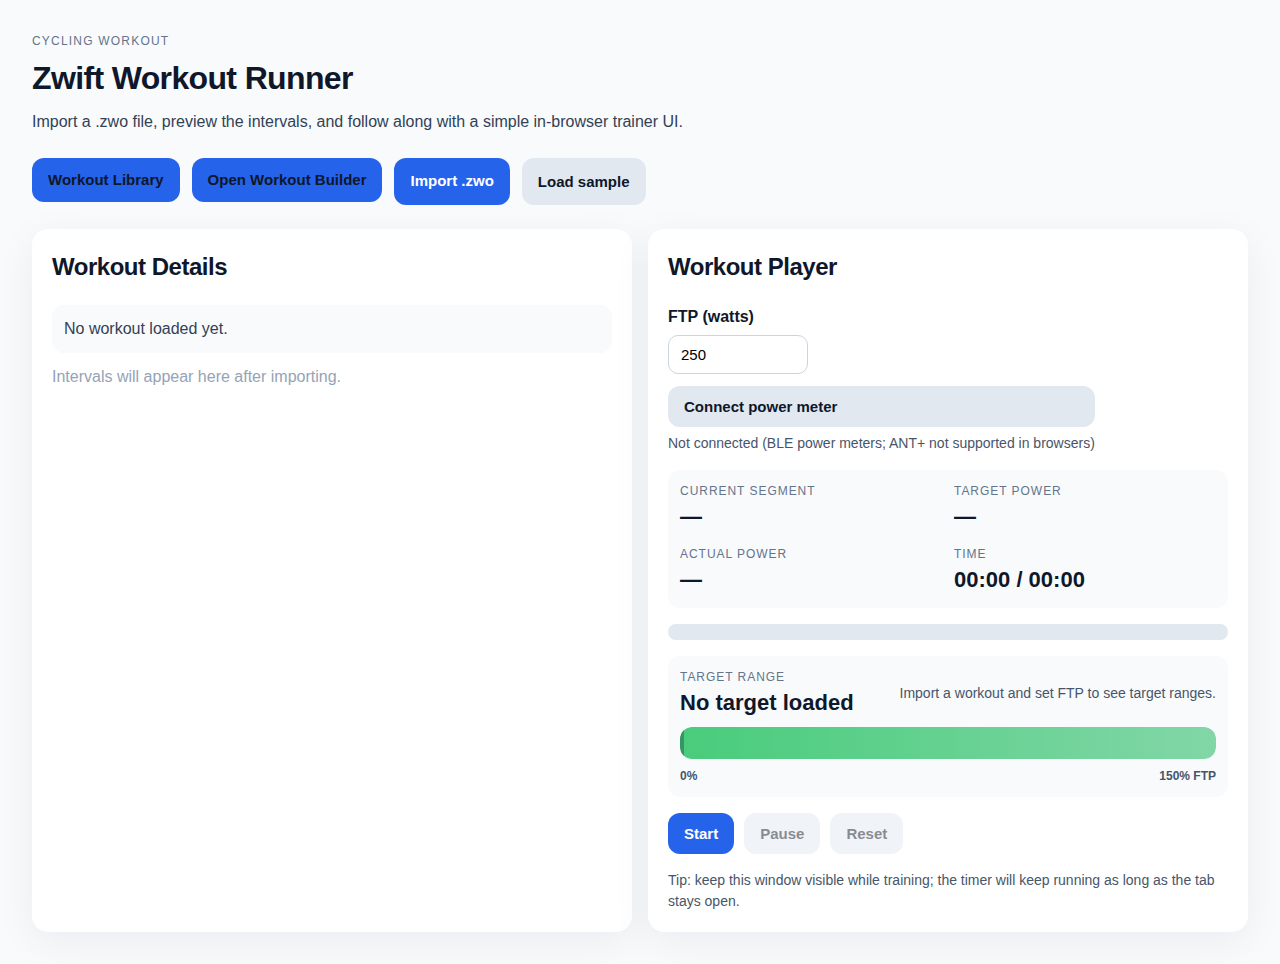
<file: index.html>
<!DOCTYPE html>
<html lang="en">
<head>
  <meta charset="UTF-8">
  <meta name="viewport" content="width=device-width, initial-scale=1.0">
  <title>Cycle Training</title>
  <link rel="stylesheet" href="style.css">
</head>
<body>
  <header class="app-header">
    <div>
      <p class="eyebrow">Cycling Workout</p>
      <h1>Zwift Workout Runner</h1>
      <p class="lede">Import a .zwo file, preview the intervals, and follow along with a simple in-browser trainer UI.</p>
    </div>
    <div class="actions">
      <a class="ghost link-btn" href="library.html">Workout Library</a>
      <a class="ghost link-btn" href="builder.html">Open Workout Builder</a>
      <label class="file-input">
        <input type="file" id="fileInput" accept=".zwo,.xml">
        <span>Import .zwo</span>
      </label>
      <button id="sampleBtn" class="ghost">Load sample</button>
    </div>
  </header>

  <main class="layout">
    <section class="card">
      <h2>Workout Details</h2>
      <div id="workoutMeta" class="meta">
        <p>No workout loaded yet.</p>
      </div>
      <div id="intervalList" class="interval-list empty">
        <p>Intervals will appear here after importing.</p>
      </div>
    </section>

    <section class="card">
      <h2>Workout Player</h2>
      <div class="player">
        <div class="setup">
          <label class="field">
            <span>FTP (watts)</span>
            <input id="ftpInput" type="number" min="80" max="500" value="250" inputmode="decimal">
          </label>
          <div class="connect">
            <button id="connectBtn" class="ghost">Connect power meter</button>
            <p id="connectStatus" class="subtle">Not connected (BLE power meters; ANT+ not supported in browsers)</p>
          </div>
        </div>
        <div class="status">
          <div>
            <p class="label">Current Segment</p>
            <p id="currentSegment" class="value">—</p>
          </div>
          <div>
            <p class="label">Target Power</p>
            <p id="currentPower" class="value">—</p>
          </div>
          <div>
            <p class="label">Actual Power</p>
            <p id="actualPower" class="value">—</p>
          </div>
          <div>
            <p class="label">Time</p>
            <p id="timeRemaining" class="value">00:00 / 00:00</p>
          </div>
        </div>
        <div class="progress">
          <div id="progressBar" class="progress-bar"></div>
        </div>
        <div class="target-block">
          <div class="target-header">
            <div>
              <p class="label">Target range</p>
              <p id="targetRangeText" class="value">—</p>
            </div>
            <p id="targetHint" class="subtle">Set FTP and connect a power meter to see real-time comparison.</p>
          </div>
          <div class="target-track">
            <div id="targetRangeBar" class="target-range"></div>
            <div id="actualIndicator" class="target-indicator"></div>
          </div>
          <div class="target-scale">
            <span>0%</span>
            <span>150% FTP</span>
          </div>
        </div>
        <div class="controls">
          <button id="startBtn">Start</button>
          <button id="pauseBtn" class="ghost" disabled>Pause</button>
          <button id="resetBtn" class="ghost" disabled>Reset</button>
        </div>
        <p class="hint">Tip: keep this window visible while training; the timer will keep running as long as the tab stays open.</p>
      </div>
    </section>
  </main>

  <template id="intervalTemplate">
    <div class="interval">
      <div class="interval-bar"></div>
      <div class="interval-info">
        <p class="interval-name"></p>
        <p class="interval-meta"></p>
      </div>
      <p class="interval-duration"></p>
    </div>
  </template>

  <script src="app.js"></script>
</body>
</html>
</file>
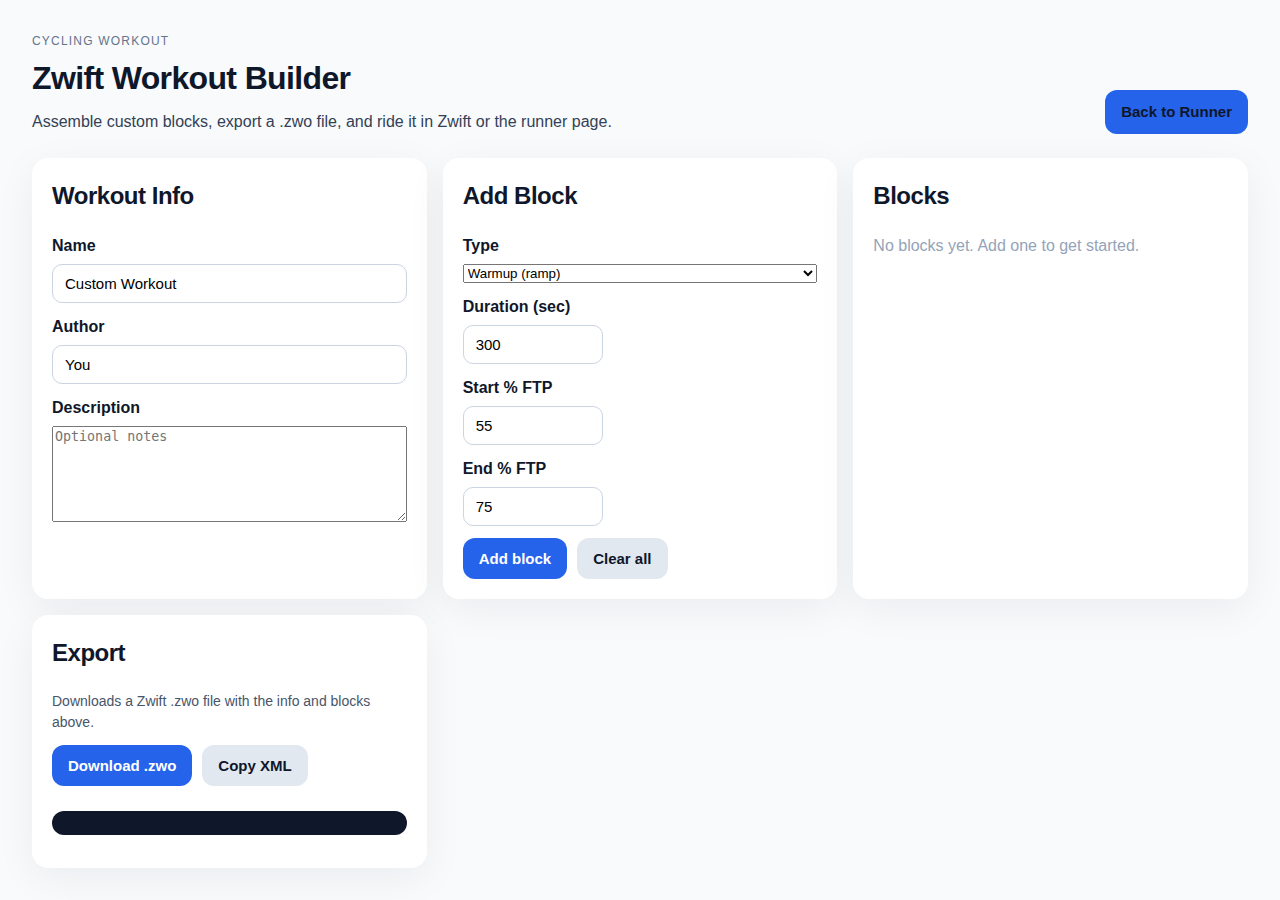
<file: builder.html>
<!DOCTYPE html>
<html lang="en">
<head>
  <meta charset="UTF-8">
  <meta name="viewport" content="width=device-width, initial-scale=1.0">
  <title>Workout Builder</title>
  <link rel="stylesheet" href="style.css">
</head>
<body>
  <header class="app-header">
    <div>
      <p class="eyebrow">Cycling Workout</p>
      <h1>Zwift Workout Builder</h1>
      <p class="lede">Assemble custom blocks, export a .zwo file, and ride it in Zwift or the runner page.</p>
    </div>
    <div class="actions">
      <a class="ghost link-btn" href="index.html">Back to Runner</a>
    </div>
  </header>

  <main class="layout">
    <section class="card">
      <h2>Workout Info</h2>
      <div class="form-grid">
        <label class="field">
          <span>Name</span>
          <input id="nameInput" type="text" value="Custom Workout">
        </label>
        <label class="field">
          <span>Author</span>
          <input id="authorInput" type="text" value="You">
        </label>
      </div>
      <label class="field">
        <span>Description</span>
        <textarea id="descInput" rows="3" placeholder="Optional notes"></textarea>
      </label>
    </section>

    <section class="card">
      <h2>Add Block</h2>
      <div class="form-grid">
        <label class="field">
          <span>Type</span>
          <select id="intervalType">
            <option value="Warmup">Warmup (ramp)</option>
            <option value="SteadyState">Steady State</option>
            <option value="IntervalsT">Intervals (on/off)</option>
            <option value="FreeRide">Free Ride</option>
            <option value="Cooldown">Cooldown (ramp)</option>
          </select>
        </label>
      </div>
      <div id="fieldsWarmup" class="form-grid typed-fields">
        <label class="field"><span>Duration (sec)</span><input type="number" id="wuDuration" value="300" min="1"></label>
        <label class="field"><span>Start % FTP</span><input type="number" id="wuLow" value="55" min="10" max="200"></label>
        <label class="field"><span>End % FTP</span><input type="number" id="wuHigh" value="75" min="10" max="200"></label>
      </div>
      <div id="fieldsSteadyState" class="form-grid typed-fields hidden">
        <label class="field"><span>Duration (sec)</span><input type="number" id="ssDuration" value="600" min="1"></label>
        <label class="field"><span>Target % FTP</span><input type="number" id="ssPower" value="90" min="10" max="200"></label>
      </div>
      <div id="fieldsIntervalsT" class="form-grid typed-fields hidden">
        <label class="field"><span>Repeats</span><input type="number" id="intRepeats" value="3" min="1" max="20"></label>
        <label class="field"><span>On Duration (sec)</span><input type="number" id="intOnDuration" value="180" min="1"></label>
        <label class="field"><span>Off Duration (sec)</span><input type="number" id="intOffDuration" value="90" min="1"></label>
        <label class="field"><span>On % FTP</span><input type="number" id="intOnPower" value="110" min="10" max="250"></label>
        <label class="field"><span>Off % FTP</span><input type="number" id="intOffPower" value="60" min="10" max="200"></label>
      </div>
      <div id="fieldsFreeRide" class="form-grid typed-fields hidden">
        <label class="field"><span>Duration (sec)</span><input type="number" id="frDuration" value="300" min="1"></label>
      </div>
      <div id="fieldsCooldown" class="form-grid typed-fields hidden">
        <label class="field"><span>Duration (sec)</span><input type="number" id="cdDuration" value="240" min="1"></label>
        <label class="field"><span>Start % FTP</span><input type="number" id="cdHigh" value="75" min="10" max="200"></label>
        <label class="field"><span>End % FTP</span><input type="number" id="cdLow" value="45" min="10" max="200"></label>
      </div>
      <div class="controls">
        <button id="addIntervalBtn">Add block</button>
        <button id="clearIntervalsBtn" class="ghost">Clear all</button>
      </div>
    </section>

    <section class="card">
      <h2>Blocks</h2>
      <div id="builderList" class="interval-list empty">
        <p>No blocks yet. Add one to get started.</p>
      </div>
    </section>

    <section class="card">
      <h2>Export</h2>
      <p class="subtle">Downloads a Zwift .zwo file with the info and blocks above.</p>
      <div class="controls">
        <button id="downloadBtn">Download .zwo</button>
        <button id="copyBtn" class="ghost">Copy XML</button>
      </div>
      <pre id="preview" class="preview"></pre>
    </section>
  </main>

  <template id="builderRowTemplate">
    <div class="interval builder-row">
      <div class="interval-bar"></div>
      <div class="interval-info">
        <p class="interval-name"></p>
        <p class="interval-meta"></p>
      </div>
      <div class="row-actions">
        <span class="pill"></span>
        <button class="ghost small remove-row">Remove</button>
      </div>
    </div>
  </template>

  <script src="builder.js"></script>
</body>
</html>
</file>
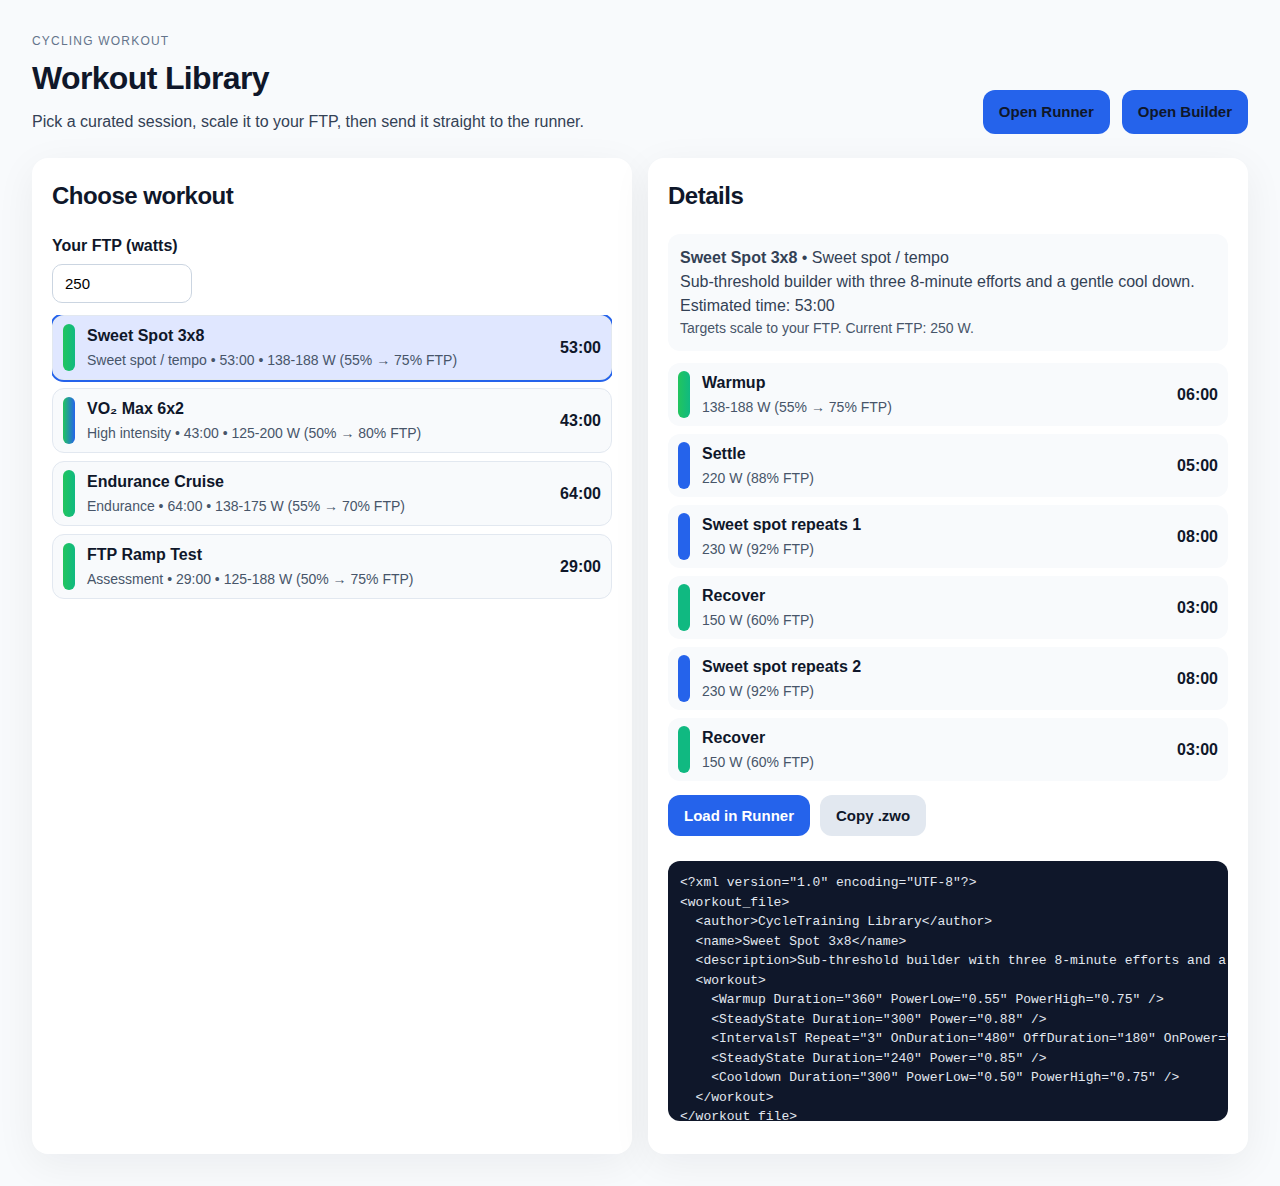
<file: library.html>
<!DOCTYPE html>
<html lang="en">
<head>
  <meta charset="UTF-8">
  <meta name="viewport" content="width=device-width, initial-scale=1.0">
  <title>Workout Library</title>
  <link rel="stylesheet" href="style.css">
</head>
<body>
  <header class="app-header">
    <div>
      <p class="eyebrow">Cycling Workout</p>
      <h1>Workout Library</h1>
      <p class="lede">Pick a curated session, scale it to your FTP, then send it straight to the runner.</p>
    </div>
    <div class="actions">
      <a class="ghost link-btn" href="index.html">Open Runner</a>
      <a class="ghost link-btn" href="builder.html">Open Builder</a>
    </div>
  </header>

  <main class="layout">
    <section class="card">
      <h2>Choose workout</h2>
      <div class="field">
        <span>Your FTP (watts)</span>
        <input id="ftpInput" type="number" min="80" max="500" value="250" inputmode="decimal">
      </div>
      <div id="workoutList" class="interval-list library-list"></div>
    </section>

    <section class="card">
      <h2>Details</h2>
      <div id="detailMeta" class="meta">
        <p>Select a workout to see details.</p>
      </div>
      <div id="detailIntervals" class="interval-list empty">
        <p>Intervals will appear here.</p>
      </div>
      <div class="controls">
        <button id="loadBtn" disabled>Load in Runner</button>
        <button id="copyBtn" class="ghost" disabled>Copy .zwo</button>
      </div>
      <pre id="xmlPreview" class="preview"></pre>
    </section>
  </main>

  <template id="workoutCardTemplate">
    <div class="interval workout-card clickable">
      <div class="interval-bar"></div>
      <div class="interval-info">
        <p class="interval-name"></p>
        <p class="interval-meta"></p>
      </div>
      <div class="interval-duration"></div>
    </div>
  </template>

  <template id="detailIntervalTemplate">
    <div class="interval">
      <div class="interval-bar"></div>
      <div class="interval-info">
        <p class="interval-name"></p>
        <p class="interval-meta"></p>
      </div>
      <p class="interval-duration"></p>
    </div>
  </template>

  <script src="library.js"></script>
</body>
</html>
</file>
<file: style.css>
:root {
  font-family: "Inter", -apple-system, BlinkMacSystemFont, "Segoe UI", sans-serif;
  color: #0f172a;
  background: #f8fafc;
  line-height: 1.5;
}

*,
*::before,
*::after {
  box-sizing: border-box;
}

body {
  margin: 0;
  min-height: 100vh;
  display: flex;
  flex-direction: column;
  padding: 32px;
}

h1, h2 {
  margin: 0 0 8px;
  font-weight: 800;
  letter-spacing: -0.02em;
}

p {
  margin: 0;
}

.app-header {
  display: flex;
  align-items: flex-end;
  justify-content: space-between;
  gap: 24px;
  flex-wrap: wrap;
  margin-bottom: 24px;
}

.eyebrow {
  text-transform: uppercase;
  letter-spacing: 0.1em;
  font-size: 12px;
  color: #64748b;
  margin-bottom: 4px;
}

.lede {
  max-width: 720px;
  color: #334155;
}

.actions {
  display: flex;
  gap: 12px;
}

button, .file-input, a.link-btn {
  cursor: pointer;
  border: none;
  border-radius: 12px;
  padding: 12px 16px;
  font-size: 15px;
  font-weight: 600;
  background: #2563eb;
  color: #fff;
  transition: transform 120ms ease, box-shadow 120ms ease, opacity 120ms ease;
  display: inline-flex;
  align-items: center;
  gap: 8px;
}

button:disabled {
  opacity: 0.5;
  cursor: not-allowed;
}

button:hover:not(:disabled),
.file-input:hover,
a.link-btn:hover {
  transform: translateY(-1px);
  box-shadow: 0 10px 30px rgba(37, 99, 235, 0.2);
}

.ghost {
  background: #e2e8f0;
  color: #0f172a;
}

.file-input {
  position: relative;
  overflow: hidden;
}

.file-input input {
  position: absolute;
  inset: 0;
  opacity: 0;
  cursor: pointer;
}

.layout {
  display: grid;
  grid-template-columns: repeat(auto-fit, minmax(320px, 1fr));
  gap: 16px;
  flex: 1;
}

.card {
  background: #fff;
  border-radius: 16px;
  padding: 20px;
  box-shadow: 0 10px 40px rgba(15, 23, 42, 0.06);
  display: flex;
  flex-direction: column;
  gap: 12px;
}

.form-grid {
  display: grid;
  grid-template-columns: repeat(auto-fit, minmax(200px, 1fr));
  gap: 12px;
}

.hidden {
  display: none;
}

.meta {
  background: #f8fafc;
  padding: 12px;
  border-radius: 12px;
  color: #334155;
}

.interval-list {
  display: flex;
  flex-direction: column;
  gap: 8px;
  max-height: 420px;
  overflow: auto;
}

.interval-list.empty {
  color: #94a3b8;
}

.interval {
  display: grid;
  grid-template-columns: 12px 1fr auto;
  align-items: center;
  gap: 12px;
  padding: 8px 10px;
  border-radius: 12px;
  background: #f8fafc;
}

.interval.clickable {
  cursor: pointer;
}

.interval.active {
  outline: 2px solid #2563eb;
  background: #e0e7ff;
}

.interval-bar {
  width: 100%;
  height: 100%;
  border-radius: 10px;
  background: linear-gradient(180deg, #22c55e, #10b981);
}

.interval-info {
  display: flex;
  flex-direction: column;
  gap: 2px;
}

.interval .row-actions {
  display: flex;
  align-items: center;
  gap: 8px;
}

.small {
  padding: 8px 10px;
  font-size: 13px;
}

.pill {
  display: inline-flex;
  padding: 6px 8px;
  border-radius: 999px;
  background: #e2e8f0;
  font-weight: 700;
  font-size: 12px;
}

.interval-name {
  font-weight: 700;
}

.interval-meta {
  color: #475569;
  font-size: 14px;
}

.interval-duration {
  font-weight: 700;
  color: #0f172a;
}

.player {
  display: flex;
  flex-direction: column;
  gap: 16px;
}

.setup {
  display: flex;
  flex-wrap: wrap;
  gap: 12px;
  align-items: flex-end;
}

.field {
  display: flex;
  flex-direction: column;
  gap: 6px;
  font-weight: 600;
  color: #0f172a;
}

.field input {
  padding: 10px 12px;
  border: 1px solid #cbd5e1;
  border-radius: 10px;
  font-size: 15px;
  width: 140px;
}

.field textarea,
.field select,
.field input[type="text"] {
  width: 100%;
}

.field textarea {
  min-height: 96px;
  resize: vertical;
}

.connect {
  display: flex;
  flex-direction: column;
  gap: 6px;
}

.status {
  display: grid;
  grid-template-columns: repeat(auto-fit, minmax(180px, 1fr));
  gap: 12px;
  background: #f8fafc;
  padding: 12px;
  border-radius: 12px;
}

.label {
  text-transform: uppercase;
  letter-spacing: 0.08em;
  font-size: 12px;
  color: #64748b;
}

.value {
  font-size: 22px;
  font-weight: 700;
}

.subtle {
  color: #475569;
  font-size: 14px;
  margin: 0;
}

.progress {
  height: 16px;
  background: #e2e8f0;
  border-radius: 999px;
  overflow: hidden;
}

.progress-bar {
  width: 0%;
  height: 100%;
  background: linear-gradient(90deg, #2563eb, #4f46e5);
  transition: width 200ms ease;
}

.target-block {
  background: #f8fafc;
  border-radius: 12px;
  padding: 12px;
  display: flex;
  flex-direction: column;
  gap: 8px;
}

.target-header {
  display: flex;
  justify-content: space-between;
  align-items: center;
  gap: 12px;
  flex-wrap: wrap;
}

.target-track {
  position: relative;
  height: 32px;
  background: #e2e8f0;
  border-radius: 12px;
  overflow: hidden;
}

.target-range {
  position: absolute;
  top: 0;
  bottom: 0;
  border-radius: 12px;
  background: linear-gradient(90deg, rgba(34, 197, 94, 0.8), rgba(34, 197, 94, 0.5));
  left: 0;
  right: 0;
}

.target-indicator {
  position: absolute;
  top: -6px;
  width: 4px;
  height: 44px;
  background: #0f172a;
  border-radius: 999px;
  transition: left 150ms ease;
}

.target-scale {
  display: flex;
  justify-content: space-between;
  color: #475569;
  font-size: 12px;
  font-weight: 600;
}

.preview {
  background: #0f172a;
  color: #e2e8f0;
  border-radius: 12px;
  padding: 12px;
  max-height: 260px;
  overflow: auto;
}

.library-list .workout-card {
  border: 1px solid #e2e8f0;
}

.library-list .workout-card.active {
  outline: 2px solid #2563eb;
  background: #e0e7ff;
}

.library-list .interval-duration {
  font-weight: 700;
}

.controls {
  display: flex;
  gap: 10px;
  flex-wrap: wrap;
}

.hint {
  color: #475569;
  font-size: 14px;
}

@media (max-width: 640px) {
  body {
    padding: 20px;
  }
}

a.link-btn {
  text-decoration: none;
  display: inline-flex;
  align-items: center;
  justify-content: center;
  height: 44px;
  color: inherit;
}
</file>
